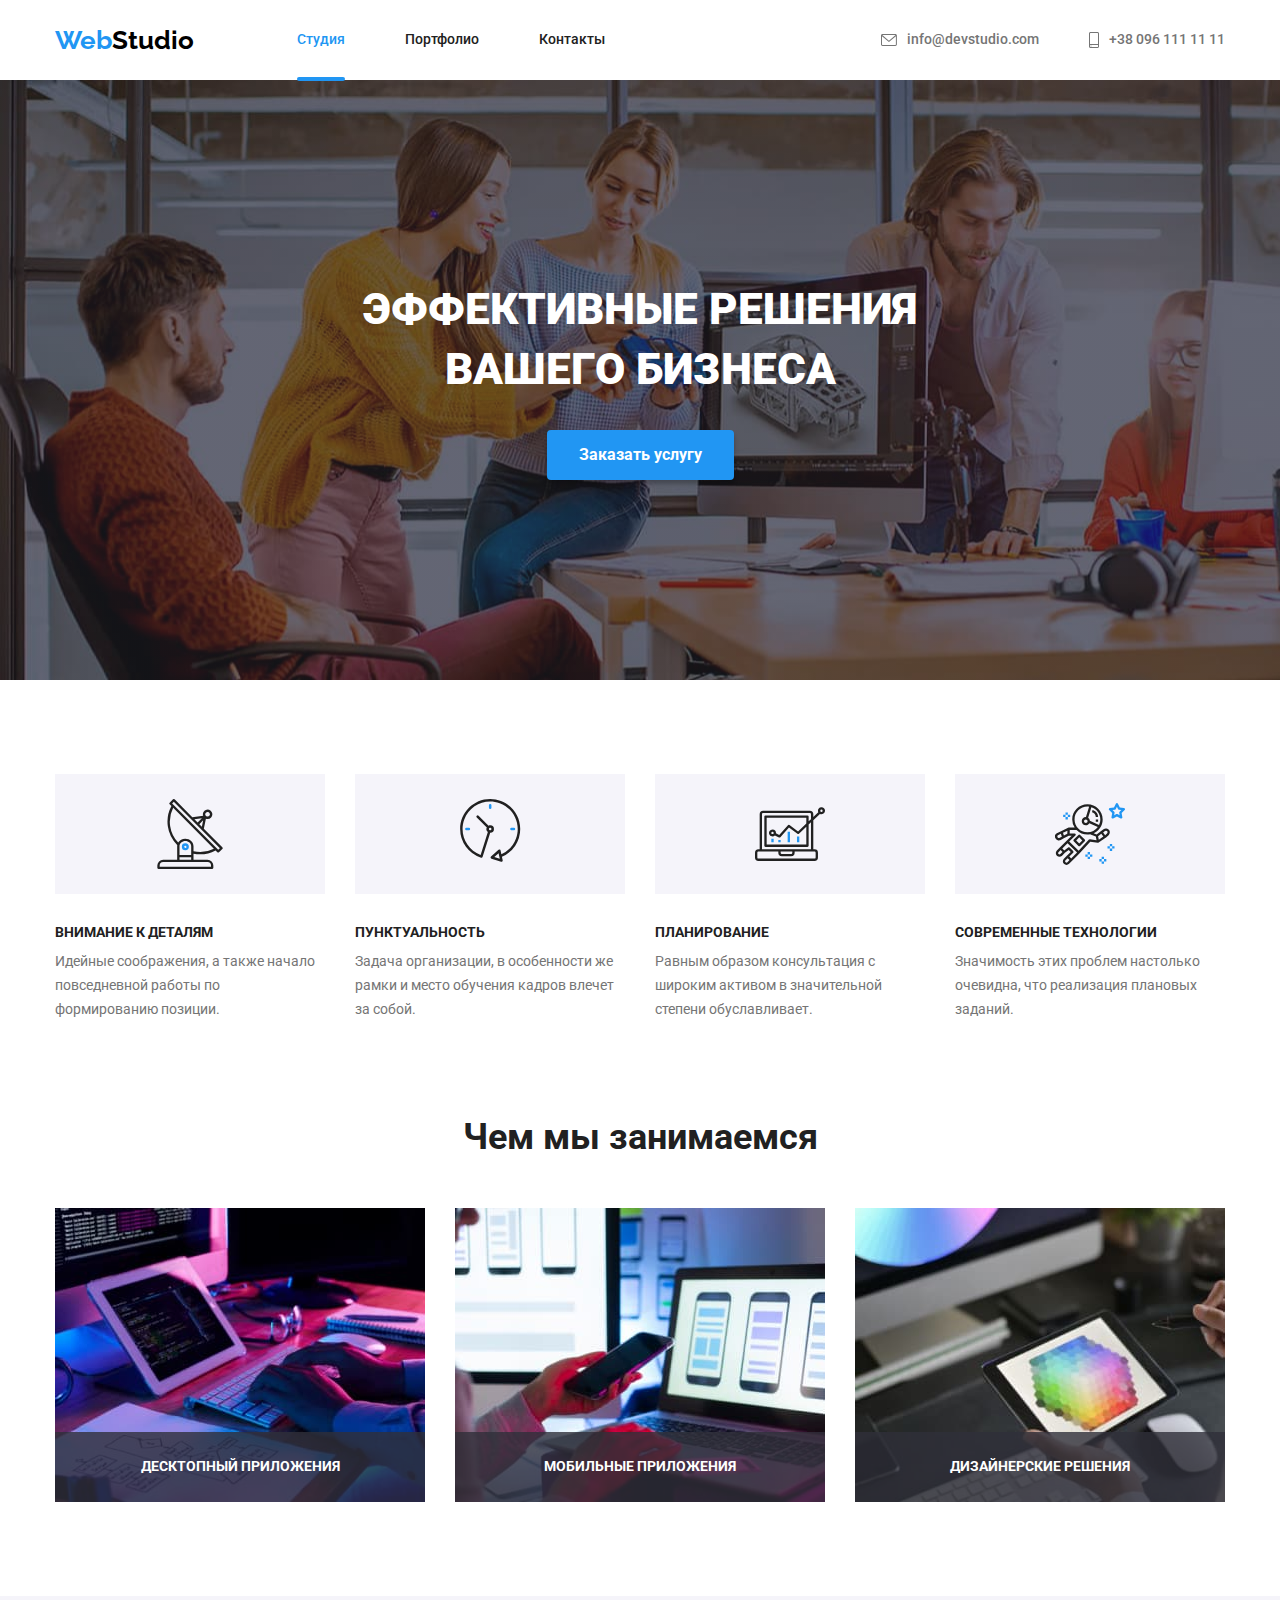
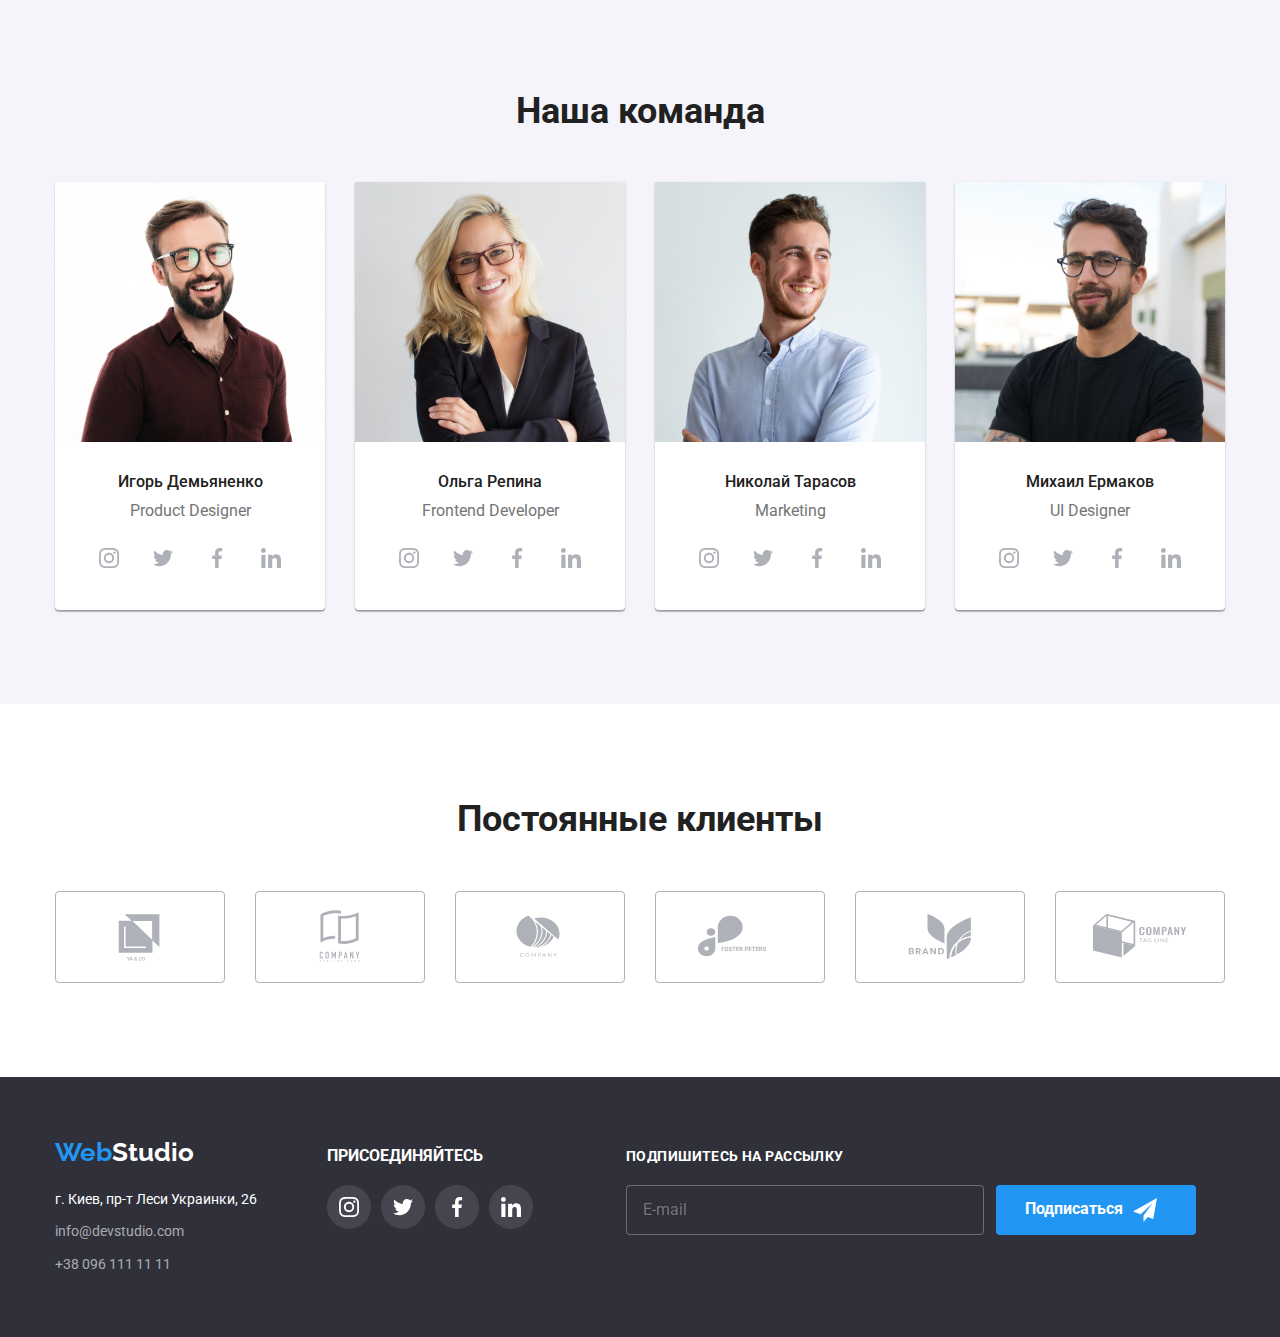
<file: index.html>
<!DOCTYPE html>
<html lang="ru">
  <head>
    <meta charset="UTF-8" />
    <meta http-equiv="X-UA-Compatible" content="IE=edge" />
    <meta name="viewport" content="width=device-width, initial-scale=1.0" />
    <title>My homework</title>
    <link
      href="https://fonts.googleapis.com/css2?family=Raleway:wght@700&family=Roboto:wght@400;500;700;900&display=swap"
      rel="stylesheet"
    />
    <link
      rel="stylesheet"
      href="https://cdnjs.cloudflare.com/ajax/libs/modern-normalize/1.1.0/modern-normalize.min.css"
    />
    <link rel="stylesheet" href="./css/main.css" />
    <link rel="preconnect" href="https://fonts.googleapis.com" />
    <link rel="prec.onnect" href="https://fonts.gstatic.com" crossorigin />
  </head>

  <body>
    <!--верхная линия-->
    <header class="page-header">
      <div class="container mane-nav">
        <nav class="menu">
          <a href="./index.html#index" class="logo-first">
            Web<span class="logo-second">Studio</span>
          </a>
          <ul class="site-nav">
            <li class="item">
              <a href="./index.html" class="menu-item current"> Студия </a>
            </li>
            <li class="item">
              <a href="./portfolio.html" class="menu-item"> Портфолио </a>
            </li>
            <li class="item">
              <a href="#footer" class="menu-item"> Контакты </a>
            </li>
          </ul>
        </nav>
        <div class="info">
          <ul class="auth-nav list">
            <li class="item">
              <a href="mailto:info@devstudio.com" class="auth-item">
                <svg class="icon-pic" width="16" height="12">
                  <use href="./images/sprite.svg#icon-envelope"></use>
                </svg>
                info@devstudio.com
              </a>
            </li>
            <li class="item">
              <a href="tel:+380961111111" class="auth-item">
                <svg class="icon-pic" width="10" height="16">
                  <use href="./images/sprite.svg#icon-smartphone"></use>
                </svg>
                +38 096 111 11 11
              </a>
            </li>
          </ul>
        </div>
      </div>
    </header>

    <!--основная информация страницы-->
    <main>
      <!--заказ услуг-->
      <section class="order" id="order">
        <div class="container">
          <h1 class="main-idea">ЭФФЕКТИВНЫЕ РЕШЕНИЯ ВАШЕГО БИЗНЕСА</h1>
          <button class="order-btn" data-modal-open>Заказать услугу</button>
        </div>
        <div class="backdrop is-hidden" data-modal>
          <div class="modal">
            <button class="button-close" data-modal-close>
              <svg class="pic-modal" width="11" height="11">
                <use href="./images/sprite.svg#icon-Vectorx"></use>
              </svg>
            </button>
            <form class="form">
              <p class="form-name">Оставьте свои данные, мы вам перезвоним</p>

              <div class="form-field">
                <label for="name" class="form-label">Имя</label>
                <div class="form-area">
                  <svg class="form-pic" width="18" height="18">
                    <use href="./images/sprite.svg#icon-person-modal"></use>
                  </svg>
                  <input type="text" class="form-input" name="name" id="name" />
                </div>
              </div>
              <div class="form-field">
                <label for="tel" class="form-label">Телефон</label>
                <div class="form-area">
                  <svg class="form-pic" width="18" height="18">
                    <use href="./images/sprite.svg#icon-phone-modal"></use>
                  </svg>
                  <input type="tel" class="form-input" name="tel" id="tel" />
                </div>
              </div>
              <div class="form-field">
                <label for="mail" class="form-label">Почта</label>
                <div class="form-area">
                  <svg class="form-pic" width="18" height="18">
                    <use href="./images/sprite.svg#icon-email-modal"></use>
                  </svg>
                  <input
                    type="email"
                    class="form-input"
                    name="mail"
                    id="mail"
                  />
                </div>
              </div>
              <div class="form-field">
                <label for="comment" class="form-label">Коментарии</label>
                <textarea
                  class="form-textarea"
                  name="comment"
                  id="comment"
                  placeholder="Введите текст"
                ></textarea>
              </div>

              <div class="checkbox-label">
                <label class="checkbox-main" for="policy">
                  <input
                    class="checkbox visually-hidden"
                    type="checkbox"
                    name="policy"
                    id="policy"
                  />
                  <span class="checkbox-icon"></span>
                  Соглашаюсь с рассылкой и принимаю
                  <a href="#" class="checkbox-link">Условия договора</a>
                </label>
              </div>

              <button type="submit" class="btn-submit">Отправить</button>
            </form>
          </div>
        </div>
      </section>

      <!--преимущества-->
      <section class="advantages">
        <div class="container">
          <ul class="advantages-list">
            <li class="card">
              <div class="advantages-icon-box">
                <svg class="pic-box" width="70" height="70">
                  <use href="./images/sprite.svg#icon-antenna"></use>
                </svg>
              </div>
              <h3 class="advantages-item">ВНИМАНИЕ К ДЕТАЛЯМ</h3>
              <p class="description-item">
                Идейные соображения, а также начало повседневной работы по
                формированию позиции.
              </p>
            </li>
            <li class="card">
              <div class="advantages-icon-box">
                <svg class="pic-box" width="70" height="70">
                  <use href="./images/sprite.svg#icon-clock"></use>
                </svg>
              </div>
              <h3 class="advantages-item">ПУНКТУАЛЬНОСТЬ</h3>
              <p class="description-item">
                Задача организации, в особенности же рамки и место обучения
                кадров влечет за собой.
              </p>
            </li>
            <li class="card">
              <div class="advantages-icon-box">
                <svg class="pic-box" width="70" height="70">
                  <use href="./images/sprite.svg#icon-diagram"></use>
                </svg>
              </div>
              <h3 class="advantages-item">ПЛАНИРОВАНИЕ</h3>
              <p class="description-item">
                Равным образом консультация с широким активом в значительной
                степени обуславливает.
              </p>
            </li>
            <li class="card">
              <div class="advantages-icon-box">
                <svg class="pic-box" width="70" height="70">
                  <use href="./images/sprite.svg#icon-astronaut"></use>
                </svg>
              </div>
              <h3 class="advantages-item">СОВРЕМЕННЫЕ ТЕХНОЛОГИИ</h3>
              <p class="description-item">
                Значимость этих проблем настолько очевидна, что реализация
                плановых заданий.
              </p>
            </li>
          </ul>
        </div>
      </section>

      <!--наши работы-->
      <section class="simple-work">
        <div class="container">
          <h2 class="works">Чем мы занимаемся</h2>

          <ul class="simple-foto">
            <li class="card-item">
              <div class="card-thumb">
                <img
                  src="images/box1.jpg"
                  alt="человек пишет код"
                  width="370"
                  height="294"
                />
                <div class="simple-overlay">
                  <h3 class="simle-text">ДЕСКТОПНЫЙ ПРИЛОЖЕНИЯ</h3>
                </div>
              </div>
            </li>

            <li class="card-item">
              <div class="card-thumb">
                <img
                  src="images/box2.jpg"
                  alt="ноутбук и телефон"
                  width="370"
                  height="294"
                />
                <div class="simple-overlay">
                  <h3 class="simle-text">МОБИЛЬНЫЕ ПРИЛОЖЕНИЯ</h3>
                </div>
              </div>
            </li>
            <li class="card-item">
              <div class="card-thumb">
                <img
                  src="images/box3.jpg"
                  alt="палитра цветов на планшете"
                  width="370"
                  height="294"
                />
                <div class="simple-overlay">
                  <h3 class="simle-text">ДИЗАЙНЕРСКИЕ РЕШЕНИЯ</h3>
                </div>
              </div>
            </li>
          </ul>
        </div>
      </section>

      <!--наша команда-->
      <section class="section-team">
        <div class="container">
          <h2 class="team">Наша команда</h2>

          <ul class="team-item">
            <li class="card-team">
              <img
                src="images/foto1.jpg"
                alt="парень в очках"
                width="270"
                height="260"
              />
              <div class="team-info">
                <h3 class="team-name">Игорь Демьяненко</h3>
                <p class="team-position">Product Designer</p>

                <ul class="social-item">
                  <li class="social-info">
                    <a href="#" class="social-link">
                      <svg class="pic-social" width="20" height="20">
                        <use href="./images/sprite.svg#icon-instagram"></use>
                      </svg>
                    </a>
                  </li>
                  <li class="social-info">
                    <a href="#" class="social-link">
                      <svg class="pic-social" width="20" height="20">
                        <use href="./images/sprite.svg#icon-twitter"></use>
                      </svg>
                    </a>
                  </li>
                  <li class="social-info">
                    <a href="#" class="social-link">
                      <svg class="pic-social" width="20" height="20">
                        <use href="./images/sprite.svg#icon-facebook"></use>
                      </svg>
                    </a>
                  </li>
                  <li class="social-info">
                    <a href="#" class="social-link">
                      <svg class="pic-social" width="20" height="20">
                        <use href="./images/sprite.svg#icon-linkedin"></use>
                      </svg>
                    </a>
                  </li>
                </ul>
              </div>
            </li>
            <li class="card-team">
              <img
                src="images/foto2.jpg"
                alt="девушка в очках"
                width="270"
                height="260"
              />
              <div class="team-info">
                <h3 class="team-name">Ольга Репина</h3>
                <p class="team-position">Frontend Developer</p>
                <ul class="social-item">
                  <li class="social-info">
                    <a href="#" class="social-link">
                      <svg class="pic-social" width="20" height="20">
                        <use href="./images/sprite.svg#icon-instagram"></use>
                      </svg>
                    </a>
                  </li>
                  <li class="social-info">
                    <a href="#" class="social-link">
                      <svg class="pic-social" width="20" height="20">
                        <use href="./images/sprite.svg#icon-twitter"></use>
                      </svg>
                    </a>
                  </li>
                  <li class="social-info">
                    <a href="#" class="social-link">
                      <svg class="pic-social" width="20" height="20">
                        <use href="./images/sprite.svg#icon-facebook"></use>
                      </svg>
                    </a>
                  </li>
                  <li class="social-info">
                    <a href="#" class="social-link">
                      <svg class="pic-social" width="20" height="20">
                        <use href="./images/sprite.svg#icon-linkedin"></use>
                      </svg>
                    </a>
                  </li>
                </ul>
              </div>
            </li>

            <li class="card-team">
              <img
                src="images/foto3.jpg"
                alt="молодой парень улыбается"
                width="270"
                height="260"
              />
              <div class="team-info">
                <h3 class="team-name">Николай Тарасов</h3>
                <p class="team-position">Marketing</p>
                <ul class="social-item">
                  <li class="social-info">
                    <a href="#" class="social-link">
                      <svg class="pic-social" width="20" height="20">
                        <use href="./images/sprite.svg#icon-instagram"></use>
                      </svg>
                    </a>
                  </li>
                  <li class="social-info">
                    <a href="#" class="social-link">
                      <svg class="pic-social" width="20" height="20">
                        <use href="./images/sprite.svg#icon-twitter"></use>
                      </svg>
                    </a>
                  </li>
                  <li class="social-info">
                    <a href="#" class="social-link">
                      <svg class="pic-social" width="20" height="20">
                        <use href="./images/sprite.svg#icon-facebook"></use>
                      </svg>
                    </a>
                  </li>
                  <li class="social-info">
                    <a href="#" class="social-link">
                      <svg class="pic-social" width="20" height="20">
                        <use href="./images/sprite.svg#icon-linkedin"></use>
                      </svg>
                    </a>
                  </li>
                </ul>
              </div>
            </li>
            <li class="card-team">
              <img
                src="images/foto4.jpg"
                alt="парень в черной футболке"
                width="270"
                height="260"
              />
              <div class="team-info">
                <h3 class="team-name">Михаил Ермаков</h3>
                <p class="team-position">UI Designer</p>
                <ul class="social-item">
                  <li class="social-info">
                    <a href="#" class="social-link">
                      <svg class="pic-social" width="20" height="20">
                        <use href="./images/sprite.svg#icon-instagram"></use>
                      </svg>
                    </a>
                  </li>
                  <li class="social-info">
                    <a href="#" class="social-link">
                      <svg class="pic-social" width="20" height="20">
                        <use href="./images/sprite.svg#icon-twitter"></use>
                      </svg>
                    </a>
                  </li>
                  <li class="social-info">
                    <a href="#" class="social-link">
                      <svg class="pic-social" width="20" height="20">
                        <use href="./images/sprite.svg#icon-facebook"></use>
                      </svg>
                    </a>
                  </li>
                  <li class="social-info">
                    <a href="#" class="social-link">
                      <svg class="pic-social" width="20" height="20">
                        <use href="./images/sprite.svg#icon-linkedin"></use>
                      </svg>
                    </a>
                  </li>
                </ul>
              </div>
            </li>
          </ul>
        </div>
      </section>

      <!--наши клиенты-->
      <section class="section-clients">
        <div class="container">
          <h2 class="item-clients">Постоянные клиенты</h2>
          <ul class="clients-list">
            <li class="clients-info">
              <a href="#" class="clients-link">
                <svg class="pic-box" width="106" height="60">
                  <use href="./images/sprite.svg#icon-Logo1"></use>
                </svg>
              </a>
            </li>
            <li class="clients-info">
              <a href="#" class="clients-link">
                <svg class="pic-box" width="106" height="60">
                  <use href="./images/sprite.svg#icon-Logo2"></use>
                </svg>
              </a>
            </li>
            <li class="clients-info">
              <a href="#" class="clients-link">
                <svg class="pic-box" width="106" height="60">
                  <use href="./images/sprite.svg#icon-Logo3"></use>
                </svg>
              </a>
            </li>
            <li class="clients-info">
              <a href="#" class="clients-link">
                <svg class="pic-box" width="106" height="60">
                  <use href="./images/sprite.svg#icon-Logo4"></use>
                </svg>
              </a>
            </li>
            <li class="clients-info">
              <a href="#" class="clients-link">
                <svg class="pic-box" width="106" height="60">
                  <use href="./images/sprite.svg#icon-Logo5"></use>
                </svg>
              </a>
            </li>
            <li class="clients-info">
              <a href="#" class="clients-link">
                <svg class="pic-box" width="106" height="60">
                  <use href="./images/sprite.svg#icon-Logo6"></use>
                </svg>
              </a>
            </li>
          </ul>
        </div>
      </section>
    </main>

    <!--контактная информация-->
    <footer class="footer" id="footer">
      <div class="footer-container">
        <div>
          <a href="./index.html" class="logo-first">
            Web<span class="logo-second-fotter">Studio</span>
          </a>

          <address class="contact">
            г. Киев, пр-т Леси Украинки, 26
            <ul class="auth-footer list">
              <li class="title-contact">
                <a href="mailto:info@devstudio.com" class="footer-item">
                  info@devstudio.com
                </a>
              </li>
              <li class="title-contact">
                <a href="+380961111111" class="footer-item">
                  +38 096 111 11 11
                </a>
              </li>
            </ul>
          </address>
        </div>

        <div class="join">
          <h3 class="join-text">ПРИСОЕДИНЯЙТЕСЬ</h3>
          <ul class="join-item">
            <li class="join-info">
              <a href="#" class="join-link">
                <svg class="pic-join" width="20" height="20">
                  <use href="./images/sprite.svg#icon-instagram"></use>
                </svg>
              </a>
            </li>
            <li class="join-info">
              <a href="#" class="join-link">
                <svg class="pic-join" width="20" height="20">
                  <use href="./images/sprite.svg#icon-twitter"></use>
                </svg>
              </a>
            </li>
            <li class="join-info">
              <a href="#" class="join-link">
                <svg class="pic-join" width="20" height="20">
                  <use href="./images/sprite.svg#icon-facebook"></use>
                </svg>
              </a>
            </li>
            <li class="join-info">
              <a href="#" class="join-link">
                <svg class="pic-join" width="20" height="20">
                  <use href="./images/sprite.svg#icon-linkedin"></use>
                </svg>
              </a>
            </li>
          </ul>
        </div>
        <form class="footer-mailing">
          <div class="footer-form">
            <label for="mailing" class="footer-label"
              >ПОДПИШИТЕСЬ НА РАССЫЛКУ
            </label>
            <input
              type="email"
              class="footer-textarea"
              name="mailing"
              id="mailing"
              placeholder="E-mail"
            />
          </div>

          <button type="submit" class="subscribe-btn">
            <span class="subscribe-text">Подписаться</span>
            <svg class="subscribe-icon" width="24" height="24">
              <use href="./images/sprite.svg#icon-send-fly"></use>
            </svg>
          </button>
        </form>
      </div>
    </footer>
    <script src="./js/modal.js"></script>
  </body>
</html>
</file>
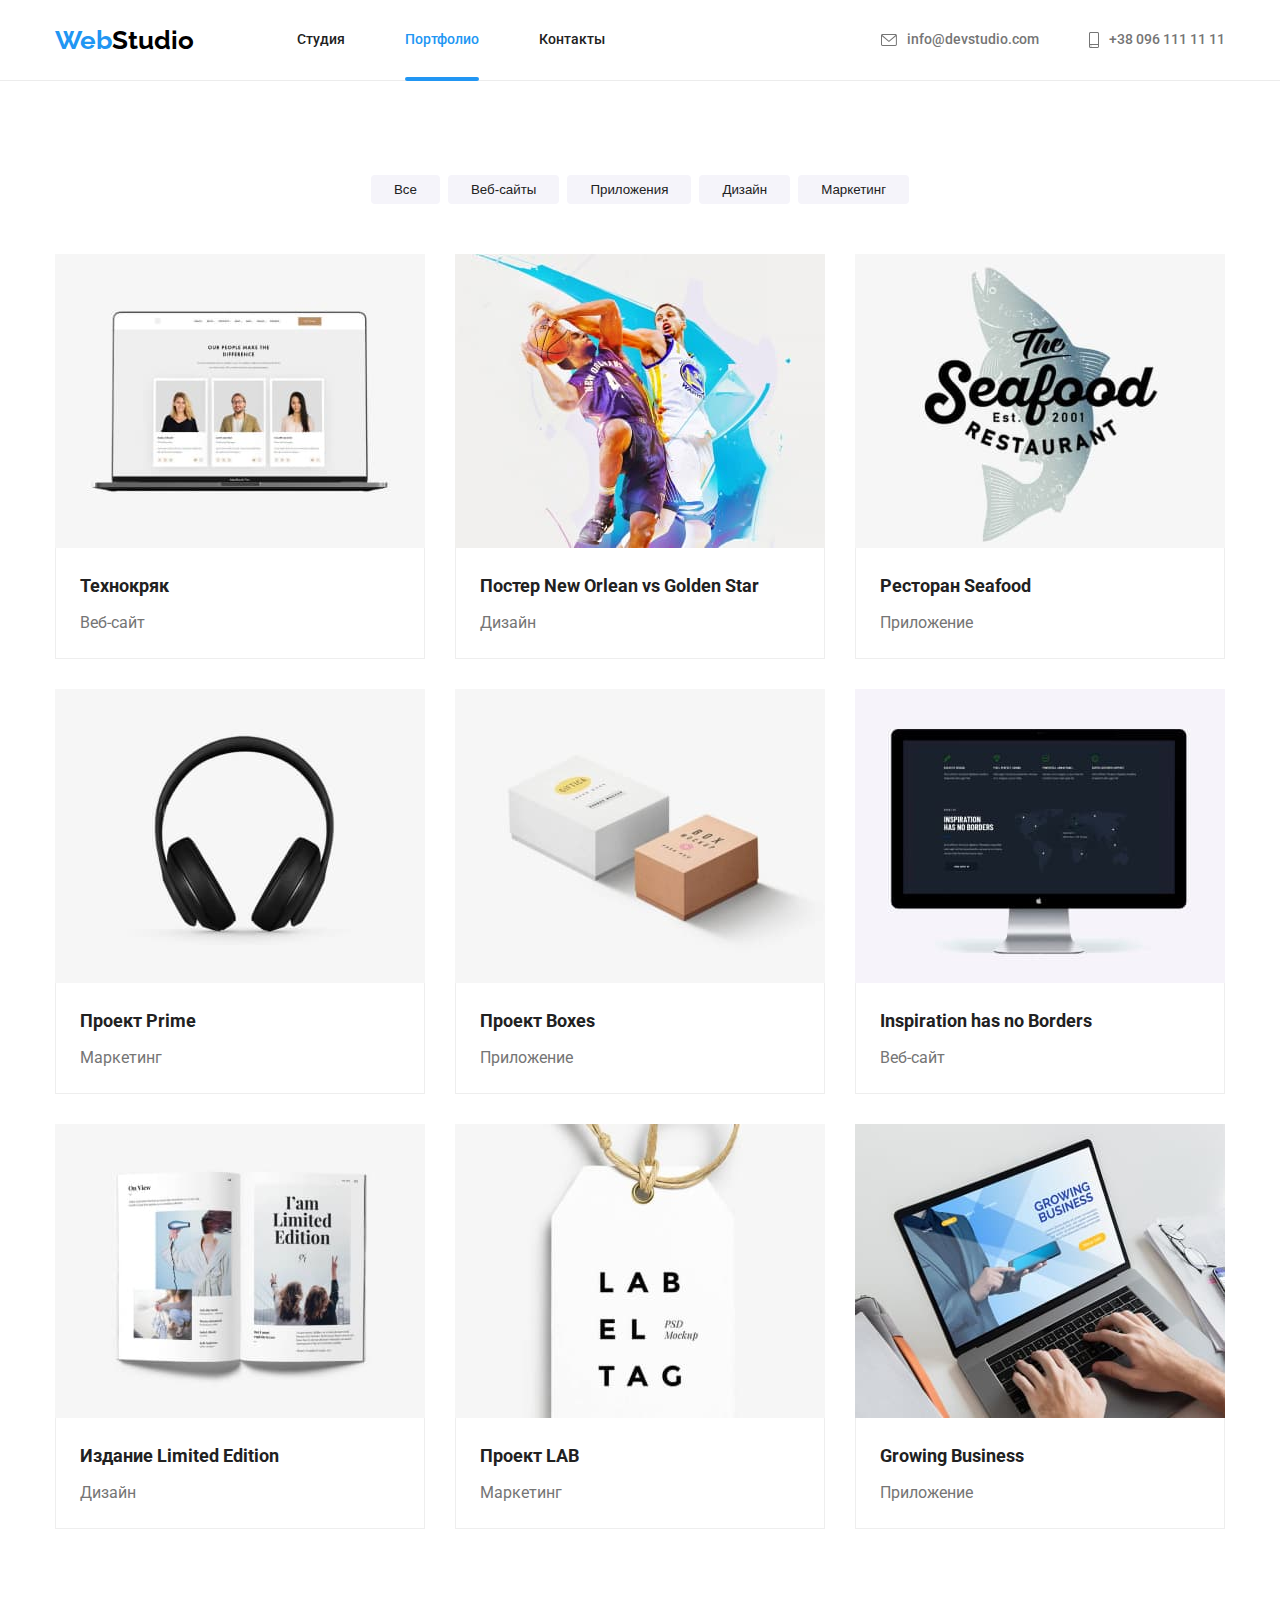
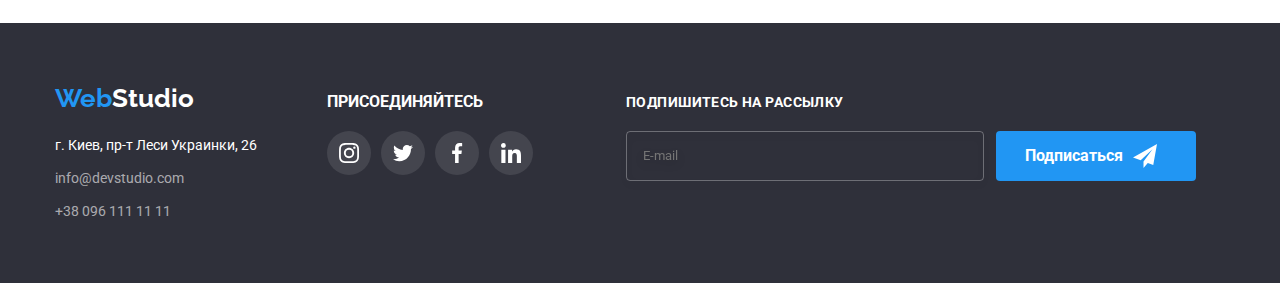
<file: portfolio.html>
<!DOCTYPE html>
<html lang="ru">
  <head>
    <meta charset="UTF-8" />
    <meta http-equiv="X-UA-Compatible" content="IE=edge" />
    <meta name="viewport" content="width=device-width, initial-scale=1.0" />
    <title>My homework</title>
    <link
      href="https://fonts.googleapis.com/css2?family=Raleway:wght@700&family=Roboto:wght@400;500;700;900&display=swap"
      rel="stylesheet"
    />
    <link rel="stylesheet" href="./css/main.css" />
    <link rel="preconnect" href="https://fonts.googleapis.com" />
    <link rel="preconnect" href="https://fonts.gstatic.com" crossorigin />
  </head>

  <body>
    <!--верхная линия-->
    <header class="page-header portfolio">
      <div class="container mane-nav">
        <nav class="menu">
          <a href="./index.html#index" class="logo-first">
            Web<span class="logo-second">Studio</span>
          </a>
          <ul class="site-nav">
            <li class="item">
              <a href="./index.html" class="menu-item"> Студия </a>
            </li>
            <li class="item">
              <a href="./portfolio.html" class="menu-item current">
                Портфолио
              </a>
            </li>
            <li class="item">
              <a href="#footer" class="menu-item"> Контакты </a>
            </li>
          </ul>
        </nav>
        <div class="info">
          <ul class="auth-nav list">
            <li class="item">
              <a href="mailto:info@devstudio.com" class="auth-item">
                <svg class="icon-pic" width="16" height="12">
                  <use href="./images/sprite.svg#icon-envelope"></use>
                </svg>
                info@devstudio.com
              </a>
            </li>
            <li class="item">
              <a href="tel:+380961111111" class="auth-item smart">
                <svg class="icon-pic" width="10" height="16">
                  <use href="./images/sprite.svg#icon-smartphone"></use>
                </svg>
                +38 096 111 11 11
              </a>
            </li>
          </ul>
        </div>
      </div>
    </header>

    <!--основная информация страницы 2-->
    <main>
      <!--портфолио-->
      <section class="section-portfolio">
        <div class="container">
          <ul class="portfolio-button">
            <li class="search-button">
              <button class="button">Все</button>
            </li>
            <li class="search-button">
              <button class="button">Веб-сайты</button>
            </li>
            <li class="search-button">
              <button class="button">Приложения</button>
            </li>
            <li class="search-button">
              <button class="button">Дизайн</button>
            </li>
            <li class="search-button">
              <button class="button">Маркетинг</button>
            </li>
          </ul>

          <ul class="product-item">
            <li class="mane-page">
              <a href="#" class="link-page">
                <div class="page-thumb">
                  <img
                    src="./images2/img1.jpg"
                    alt="ноутбук с фото на экране"
                    width="370"
                    height="294"
                  />
                  <div class="product-overlay">
                    <p class="product-text">
                      Технокряк это современная площадка распространения
                      коронавируса. Компании используют эту платформу для
                      цифрового шпионажа и атак на защищённые сервера
                      конкурентов.
                    </p>
                  </div>
                </div>
                <div class="page-content">
                  <h2 class="opportunity">Технокряк</h2>
                  <p class="product">Веб-сайт</p>
                </div>
              </a>
            </li>
            <li class="mane-page">
              <a href="#" class="link-page">
                <div class="page-thumb">
                  <img
                    src="./images2/img2.jpg"
                    alt="два баскетболиста"
                    width="370"
                    height="294"
                  />
                  <div class="product-overlay">
                    <p class="product-text">
                      Технокряк это современная площадка распространения
                      коронавируса. Компании используют эту платформу для
                      цифрового шпионажа и атак на защищённые сервера
                      конкурентов.
                    </p>
                  </div>
                </div>
                <div class="page-content">
                  <h2 class="opportunity">Постер New Orlean vs Golden Star</h2>
                  <p class="product">Дизайн</p>
                </div>
              </a>
            </li>
            <li class="mane-page">
              <a href="#" class="link-page">
                <div class="page-thumb">
                  <img
                    src="./images2/img3.jpg"
                    alt="рыба"
                    width="370"
                    height="294"
                  />
                  <div class="product-overlay">
                    <p class="product-text">
                      Технокряк это современная площадка распространения
                      коронавируса. Компании используют эту платформу для
                      цифрового шпионажа и атак на защищённые сервера
                      конкурентов.
                    </p>
                  </div>
                </div>
                <div class="page-content">
                  <h2 class="opportunity">Ресторан Seafood</h2>
                  <p class="product">Приложение</p>
                </div>
              </a>
            </li>
            <li class="mane-page">
              <a href="" class="link-page">
                <div class="page-thumb">
                  <img
                    src="./images2/img4.jpg"
                    alt="наушники"
                    width="370"
                    height="294"
                  />
                  <div class="product-overlay">
                    <p class="product-text">
                      Технокряк это современная площадка распространения
                      коронавируса. Компании используют эту платформу для
                      цифрового шпионажа и атак на защищённые сервера
                      конкурентов.
                    </p>
                  </div>
                </div>
                <div class="page-content">
                  <h2 class="opportunity">Проект Prime</h2>
                  <p class="product">Маркетинг</p>
                </div>
              </a>
            </li>
            <li class="mane-page">
              <a href="#" class="link-page">
                <div class="page-thumb">
                  <img
                    src="./images2/img5.jpg"
                    alt="две коробки"
                    width="370"
                    height="294"
                  />
                  <div class="product-overlay">
                    <p class="product-text">
                      Технокряк это современная площадка распространения
                      коронавируса. Компании используют эту платформу для
                      цифрового шпионажа и атак на защищённые сервера
                      конкурентов.
                    </p>
                  </div>
                </div>
                <div class="page-content">
                  <h2 class="opportunity">Проект Boxes</h2>
                  <p class="product">Приложение</p>
                </div>
              </a>
            </li>
            <li class="mane-page">
              <a href="#" class="link-page">
                <div class="page-thumb">
                  <img
                    src="./images2/img6.jpg"
                    alt="монитор"
                    width="370"
                    height="294"
                  />
                  <div class="product-overlay">
                    <p class="product-text">
                      Технокряк это современная площадка распространения
                      коронавируса. Компании используют эту платформу для
                      цифрового шпионажа и атак на защищённые сервера
                      конкурентов.
                    </p>
                  </div>
                </div>
                <div class="page-content">
                  <h2 class="opportunity">Inspiration has no Borders</h2>
                  <p class="product">Веб-сайт</p>
                </div>
              </a>
            </li>
            <li class="mane-page">
              <a href="#" class="link-page">
                <div class="page-thumb">
                  <img
                    src="./images2/img7.jpg"
                    alt="разворот журнала"
                    width="370"
                    height="294"
                  />
                  <div class="product-overlay">
                    <p class="product-text">
                      Технокряк это современная площадка распространения
                      коронавируса. Компании используют эту платформу для
                      цифрового шпионажа и атак на защищённые сервера
                      конкурентов.
                    </p>
                  </div>
                </div>
                <div class="page-content">
                  <h2 class="opportunity">Издание Limited Edition</h2>
                  <p class="product">Дизайн</p>
                </div>
              </a>
            </li>
            <li class="mane-page">
              <a href="#" class="link-page">
                <div class="page-thumb">
                  <img
                    src="./images2/img8.jpg"
                    alt="бирка для одежды"
                    width="370"
                    height="294"
                  />
                  <div class="product-overlay">
                    <p class="product-text">
                      Технокряк это современная площадка распространения
                      коронавируса. Компании используют эту платформу для
                      цифрового шпионажа и атак на защищённые сервера
                      конкурентов.
                    </p>
                  </div>
                </div>
                <div class="page-content">
                  <h2 class="opportunity">Проект LAB</h2>
                  <p class="product">Маркетинг</p>
                </div>
              </a>
            </li>
            <li class="mane-page">
              <a href="#" class="link-page">
                <div class="page-thumb">
                  <img
                    src="./images2/img9.jpg"
                    alt="человек работает на нутбуке"
                    width="370"
                    height="294"
                  />
                  <div class="product-overlay">
                    <p class="product-text">
                      Технокряк это современная площадка распространения
                      коронавируса. Компании используют эту платформу для
                      цифрового шпионажа и атак на защищённые сервера
                      конкурентов.
                    </p>
                  </div>
                </div>
                <div class="page-content">
                  <h2 class="opportunity">Growing Business</h2>
                  <p class="product">Приложение</p>
                </div>
              </a>
            </li>
          </ul>
        </div>
      </section>
    </main>

    <!--контактная информация-->
    <footer class="footer" id="footer">
      <div class="footer-container">
        <div>
          <a href="./index.html" class="logo-first">
            Web<span class="logo-second-fotter">Studio</span>
          </a>

          <address class="contact">
            г. Киев, пр-т Леси Украинки, 26
            <ul class="auth-footer list">
              <li class="title-contact">
                <a href="mailto:info@devstudio.com" class="footer-item">
                  info@devstudio.com
                </a>
              </li>
              <li class="title-contact">
                <a href="+380961111111" class="footer-item">
                  +38 096 111 11 11
                </a>
              </li>
            </ul>
          </address>
        </div>

        <div class="join">
          <h3 class="join-text">ПРИСОЕДИНЯЙТЕСЬ</h3>
          <ul class="join-item">
            <li class="join-info">
              <a href="#" class="join-link">
                <svg class="pic-join" width="20" height="20">
                  <use href="./images/sprite.svg#icon-instagram"></use>
                </svg>
              </a>
            </li>
            <li class="join-info">
              <a href="#" class="join-link">
                <svg class="pic-join" width="20" height="20">
                  <use href="./images/sprite.svg#icon-twitter"></use>
                </svg>
              </a>
            </li>
            <li class="join-info">
              <a href="#" class="join-link">
                <svg class="pic-join" width="20" height="20">
                  <use href="./images/sprite.svg#icon-facebook"></use>
                </svg>
              </a>
            </li>
            <li class="join-info">
              <a href="#" class="join-link">
                <svg class="pic-join" width="20" height="20">
                  <use href="./images/sprite.svg#icon-linkedin"></use>
                </svg>
              </a>
            </li>
          </ul>
        </div>
        <form class="footer-mailing">
          <div class="footer-form">
            <label for="mailing" class="footer-label">
              ПОДПИШИТЕСЬ НА РАССЫЛКУ
            </label>
            <input
              type="email"
              class="footer-textarea"
              name="mailing"
              id="mailing"
              placeholder="E-mail"
            />
          </div>

          <button type="submit" class="subscribe-btn">
            <span class="subscribe-text">Подписаться</span>
            <svg class="subscribe-icon" width="24" height="24">
              <use href="./images/sprite.svg#icon-send-fly"></use>
            </svg>
          </button>
        </form>
      </div>
    </footer>
    <script src="./js/modal.js"></script>
  </body>
</html>
</file>
<file: css/main.css>
/* цвет основного текста #212121 */
/* вторичный цвет текста #757575 */
/* цвет лого и кнопок #2196F3 */

/* основной цвет фона #FFFFFF  */
/* вторичныйцвет фона #2F303A */
/* дополнительный цвет фона #F5F4FA */

html {
box-sizing: border-box;
}

*,
*::before,
*::after {
  box-sizing: inherit;
}

body {
  font-family: "Roboto", sans-serif;
  font-style: normal;
  font-weight: 400;
  color: var(--primary-text-color);
  margin: 0 auto;
  background-position: center;
}

:root {
  --primary-text-color: #212121;
  --title-text-color: #757575;
  --accent-color: #2196f3;
  --white: #ffffff;
  --second-background-color: #2f303a;
  --additional-background-color: #f5f4fa;
}

ul {
  list-style: none;
  padding-inline-start: 0;
  margin: 0;
}

a {
  text-decoration: none;
}

.list {
  list-style: none; 
}

img {
  display: block;
  max-width: 100%;
  height: auto;
  
}


cursor: pointer;
cursor: auto;

/*header*/

header {
  background-color: var(--white);
}



.page-header {
  background-color: var(--white);
}


.container {
  margin: 0 auto;
  padding: 0 15px;
  width: 1200px;
  background-color: var(--white);
 
}

.mane-nav {
  display: flex;
  align-items: center;
}

.menu {
  display: flex;
  align-items: center;
}

.logo-first {
  color: var(--accent-color);
  text-decoration: none;
  font-family: "Raleway", sans-serif;
  font-style: normal;
  font-weight: 700;
  font-size: 26px;
  line-height: 1.19;
}

.logo-second {
  color: #000000;
  text-decoration: none;
  font-family: "Raleway", sans-serif;
  font-style: normal;
  font-weight: 700;
  font-size: 26px;
  line-height: 1.19;
}

.site-nav {
  display: flex;
  margin-left: 93px;
}

.menu-item:hover,
.menu-item:focus {
  color: var(--accent-color);
}

.menu-item {
  color: var(--primary-text-color);
  font-weight: 500;
  font-size: 14px;
  line-height: 1.1;
  text-decoration: none;
  display: block;
  padding: 32px 0;
  margin-left: 10px;

  transition: color 250ms cubic-bezier(0.4, 0, 0.2, 1);

  position: relative;
}

.current::after {
  content: '';

  position: absolute;
 

  display: block;
  width: 100%;
  height: 4px;
  border-radius: 2px;
  background-color: var(--accent-color);
  
  bottom: -1px;
}

.current {
  color: var(--accent-color);
}

.auth-nav {
  display: flex;
  margin-left: auto;
  align-items: stretch;
}

.item:not(:last-child) {
  margin-right: 50px;
}

.auth-nav .auth-item:hover,
.auth-nav .auth-item:focus {
  color: var(--accent-color);
}

.auth-item {
  color: var(--title-text-color);
  font-style: normal;
  font-weight: 500;
  font-size: 14px;
  line-height: 1.14;
  padding: 32px 0;

  transition: color 250ms cubic-bezier(0.4, 0, 0.2, 1);
  display: flex;
  align-items: center;
}

.icon-pic {
  margin-right: 10px;
  background-size: cover;
  fill: currentColor;
}


.item:hover,
.item:focus {
  fill: var(--accent-color)
}


.info {
  margin-left: auto;
}

/*main contant*/

/*section order*/

.order {
 background-image: linear-gradient(
  to right,
  rgba(47, 48, 58, 0.4),
  rgba(47, 48, 58, 0.4)
) ,
url(../images/Imghero.jpg);
  text-align: center;
  padding: 200px 0;
  
  max-width: 1600px;
  margin: 0 auto;
  background-repeat: no-repeat;
  background-color: var(--second-background-color);
  
  background-size: cover;
}

.order > .container {
  background-color: transparent;
}

.main-idea {
  max-width: 696px;
  margin: 0 auto 30px;
  color: var(--white);
  font-weight: 900;
  font-size: 44px;
  line-height: 1.36;
  text-transform: uppercase;
  
}

.order-btn:hover,
.order-btn:focus {
  background-color: #188ce8;
  box-shadow: 0px 4px 4px rgba(0, 0, 0, 0.15);
}

.order-btn {
  color: var(--white);
  background-color: var(--accent-color);
  font-style: bold;
  font-weight: 700;
  font-size: 16px;
  line-height: 1.87;
  padding: 10px 32px;
  box-shadow: 0px 4px 4px rgba(0, 0, 0, 0.25) ;
  border-radius: 4px;
  border: none;
  text-align: center;
  transition: background-color 250ms cubic-bezier(0.4, 0, 0.2, 1);
}

.backdrop {
 position: fixed;
 top: 0;
 left: 0;
 width: 100%;
 height: 100%;
 background-color: rgba(0, 0, 0, 0.25) ;
 opacity: 1;

 transition: transform 250ms cubic-bezier(0.4, 0, 0.2, 1),
  opacity 250ms cubic-bezier(0.4, 0, 0.2, 1) ;

 z-index: 2;
}

.backdrop.is-hidden {
opacity: 0;
pointer-events: none;
}

.backdrop.is-hidden.modal {
 
  transform: translate(-50%, -50%) scale(0.9) ;
}

.modal {
  position: absolute;
  overflow: visible;
  top: 50%;
  left: 50%; 
  transform: translate(-50%, -50%) scale(1) ;
  
  
  min-width: 528px;
  min-height: 581px;
  background-color: var(--white);
   outline:none;

}

.button-close {
  position: absolute;
  top: 7px;
  right: 8px;
  display: flex;
  align-items: center;
  justify-content: center;
  width: 30px;
  height: 30px;
  
  border : 1px solid rgba(0, 0, 0, 0.1); ;
  border-radius: 50%;
  background-color: var(--white);
  transition: fill 2500ms cubic-bezier(0.4, 0, 0.2, 1);
  
}
.pic-modal {
  fill: rgba(0, 0, 0, 1);
  transition: fill 250ms cubic-bezier(0.4, 0, 0.2, 1);
}

.button-close:hover .pic-modal,
.button-close:focus .pic-modal {
  fill: var(--accent-color)
}

.modal-info {
  
  position: relative;
  margin-bottom: 20px;
}

.form-name {
  padding-top: 40px;
  margin: 0;
  margin-bottom: 14px;

  font-weight: 700;
  font-size: 20px;
  line-height: 1.15;
  color: var(--primary-text-color);
}

.form-field:not(:first-of-type) {
  margin-top: 10px;
}

.form-field {
  display: flex;
  flex-direction: column;
  position: relative;
  padding-left: 41px;
  padding-right: 39px;
}

.form-area {
  transition: fill 250ms cubic-bezier(0.4, 0, 0.2, 1);
}

.form-area:hover ,
.form-area:focus {
  fill: var(--accent-color);
}

.form-input{
  width: 100%;
  padding: 12px 12px 12px 42px;
  font-size: 12px;
  line-height: 1.17;
  color: var(--primary-text-color);
  outline: none;
  
  border: 1px solid rgba(33, 33, 33, 0.2);
  border-radius: 4px;

  transition: border 250ms cubic-bezier(0.4, 0, 0.2, 1);
}

.form-input:hover ,
.form-input:focus {
  border: 1px solid var(--accent-color);
}

.form-area:focus-within .form-pic {
  fill: var(--accent-color)
}

.form-pic:hover + .form-input ,
.form-pic:focus + .form-input {
  border: 1px solid var(--accent-color);
  
}


.form-label {
  font-size: 12px;
  line-height: 1.17;
  color: var(--title-text-color);
  margin-right: auto;
  margin-bottom: 4px;
}

.form-pic {
  position: absolute;
  top: 50%;
  left: 53px;
}

.form-textarea {
  width: 448px;
  height: 120px;
  padding: 12px 16px;
  resize: none;
  outline: none;
  border: 1px solid rgba(33, 33, 33, 0.2);
  border-radius: 4px;
  transition: border 250ms cubic-bezier(0.4, 0, 0.2, 1);
}

.form-textarea:hover ,
.form-textarea:focus {
  border: 1px solid var(--accent-color);
}

.checkbox-label {
  display: flex;
  justify-content: center;
  margin-top: 18px;
  margin-bottom: 32px;
  font-size: 14px;
  line-height: 1.71;
  letter-spacing: 0.03em;
  color: var(--title-text-color);
}

.checkbox-main .visually-hidden {
  position: absolute;
  width: 1px;
  height: 1px;
  margin: -1px;
  border: 0;
  padding: 0;
  clip: rect(0 0 0 0);
  overflow: hidden;
  transition:  2500ms cubic-bezier(0.4, 0, 0.2, 1);
}

.checkbox {
  display: inline-block;
}

.checkbox:checked + .checkbox-icon {
  
  border-color: transparent;
  background-image: url('../images/checkwhite.svg');
  background-color: var(--accent-color);
  background-size: contain;
  background-origin: content-box;
  background-repeat: no-repeat;
  padding-top: 1px;
  transition: background-color 250ms cubic-bezier(0.4, 0, 0.2, 1);
  


}
.checkbox-icon {
  display: inline-block;
  margin-right: 7px;
  background-color: var(--white);
  width: 15px;
  height: 15px;
  border: 2px solid var(--primary-text-color);
  border-radius: 4px;
  transition: background-color 250ms cubic-bezier(0.4, 0, 0.2, 1);
  

}
  

.checkbox-link {
  color: var(--accent-color);
  font-family: inherit;
  text-decoration: underline;
  
}

.btn-submit {
  font-weight: 700;
  font-size: 16px;
  line-height: 1.87;
  color: var(--white);
  background-color: var(--accent-color);
  box-shadow: 0px 4px 4px rgba(0, 0, 0, 0.15);
  border-radius: 4px;
  border: none;
  padding: 10px 55px;
  margin-bottom: 40px;
  transition:  250ms cubic-bezier(0.4, 0, 0.2, 1);
}

.btn-submit:hover ,
.btn-submit:focus {
  background-color: #188CE8;
  filter: drop-shadow(0px 4px 4px rgba(0, 0, 0, 0.25));
}


/* section advantages*/

.advantages {
  background-color: var(--white));
  list-style: none;
  padding-top: 94px;
}

.advantages-list {
  margin: 0;
  display: flex;
}

  .card {
  width: 270px;
 
  }

.advantages-icon-box {
  width: 270px;
  height: 120px;
  background-color: var(--additional-background-color);
  margin-bottom: 30px;
  display: flex;
  align-items: center;
  justify-content: center;
}

.advantages-list .card:not(:last-child) {
  margin-right: 30px;
}

.advantages-item {
  font-weight: 700;
  font-size: 14px;
  line-height: 1.2;
  margin: 0;
  margin-bottom: 10px;
}

.description-item {
  color: var(--title-text-color);
  font-size: 14px;
  line-height: 1.71;
  margin: 0;
  padding: 0;
}

/*our works and team*/

.simple-work {
  padding-top: 94px;
  padding-bottom: 94px;
}


.works,
.team {
  font-weight: 700;
  font-size: 36px;
  line-height: 1.17;
  text-align: center;
  margin: 0;
  padding-top: 0;
  margin-bottom: 50px;
}

.card-thumb {
  position: relative;
  z-index: 1;

}

.simple-overlay {
  position: absolute;
  width: 100%;
  height: 70px;
  bottom: 0;
  right: 0;
  
  background-color:  rgba(47, 48, 58, 0.8);
}

.team-item {
  margin: 0;
}


.simple-foto {
  margin: 0;
  display: flex;
  align-content: center;
}



.card-item {
  margin-right: 30px ;
  padding-bottom: 94px;
  width: 370px;
  height: 294px;
}

.card-item:nth-child(3n) {
  margin-right: 0;
}

.simle-text {
  font-weight: 700;
  font-size: 14px;
  line-height: 1.14;
  color: rgba(255, 255, 255, 1);
  margin: 0;
  padding: 27px 0;
  display: flex;
  justify-content: center ;
  
  
  
  
}

/* team */

.section-team {
  background-color: var(--additional-background-color);
  padding-top: 94px;
  padding-bottom: 94px;
}
.section-team >.container{
  background-color: var(--additional-background-color);
}


.team-item {
  display: flex;
}

.card-team {
  margin-right: 30px;
  background-color: var(--white);
  width: 270px;
  border-radius: 0px 0px 4px 4px; ;
  box-shadow: 0px 1px 3px rgba(0, 0, 0, 0.12), 0px 1px 1px rgba(0, 0, 0, 0.14), 0px 2px 1px rgba(0, 0, 0, 0.2);
}


.card-team:nth-child(4n) {
  margin-right: 0;
}

.team-info {
padding: 30px 32px 30px 32px;

}

.team-name {
  font-weight: 500;
  font-size: 16px;
  line-height: 1.19;
  margin: 0;
  margin-bottom: 10px;
  text-align: center;
}

.team-position {
  color: var(--title-text-color);
  font-size: 16px;
  line-height: 1.19;
  text-align: center;
  margin: 0;
}

.social-item {
margin-top: 16px;
background-color: var(--white);
}


.social-item {
  display: flex;
  
  
}


.social-info:not(:last-child) {
  margin-right: 10px;
}

.social-link {
  width: 44px;
  height: 44px;
  display: flex;
  align-items: center;
  justify-content: center;
  transition:  background-color 250ms cubic-bezier(0.4, 0, 0.2, 1);
  border-radius: 50%;
}
 
 .social-link:hover ,
 .social-link:focus {
  background-color: var(--accent-color);
  
 }

.social-link:hover .pic-social,
.social-link:focus .pic-social {
  fill: var(--white);
  
 }

.pic-social {
  fill: #AFB1B8; 
  transition: fill 250ms cubic-bezier(0.4, 0, 0.2, 1);
}

/* our clients */

.section-clients {
  background-color: var(--white));
  list-style: none;
  padding: 94px 0;
}

.item-clients {
  font-weight: 700;
  font-size: 36px;
  line-height: 1.17;
  margin: 0;
  margin-bottom: 50px;
  text-align: center;
}

.clients-list {
  display: flex;
  text-align: center;
}

.clients-info:not(:last-child) {
  margin-right: 30px;
}

.clients-link {
  display: flex;  
  align-items: center;
  justify-content: center;
  width: 170px;
  height: 92px;
  border: 1px solid #AFB1B8 ;
  border-radius: 4px;
  transition: border-color 250ms cubic-bezier(0.4, 0, 0.2, 1);
}

.clients-link:hover , 
.clients-link:focus  {
  
  border: 1px solid var(--accent-color) ;
}

.clients-link:hover .pic-box, 
.clients-link:focus .pic-box {
  fill: var(--accent-color);
}

.pic-box {
  fill: #AFB1B8;
  transition: fill 250ms cubic-bezier(0.4, 0, 0.2, 1);
}

/*contact inform*/

.footer {
  background-color: var(--second-background-color);
  padding-top: 60px;
  padding-bottom: 60px;
}

.footer-container {
  background-color: var(--second-background-color);
  padding-right: 15px;
  padding-left: 15px;
  margin-left: auto;
  margin-right: auto;
  width: 1200px;

  display: flex;
  align-items: baseline;
}

.logo-second-fotter {
  color: var(--white)
}

.contact {
  color: var(--white);
  font-family: "Roboto", sans-serif;
  font-style: normal;
  font-weight: 400;
  font-size: 14px;
  line-height: 1.71;
  margin-top: 20px;
}

.auth-footer .footer-item:hover,
.auth-footer .footer-item:focus {
  color: var(--accent-color);
}

.auth-footer {
  margin-top: 9px;
}

.footer-item {
  color: rgba(255, 255, 255, 0.6);
  transition: color 250ms cubic-bezier(0.4, 0, 0.2, 1);
}

.title-contact:nth-child(n + 2) {
  margin-top: 9px;
}

.join {
  font-weight: 700;
  font-size: 14px;
  line-height: 1.14;
  text-transform: uppercase;
  margin-left: 70px;
}

.join-text {
  color: var(--white);
  margin: 0;
  margin-bottom: 20px;
}

.join-item {
  display: flex;
}

.join-info:not(:last-child) {
  margin-right: 10px;
 }


.join-link {
  width: 44px;
  height: 44px;
  display: flex;
  align-items: center;
  justify-content: center;
  border-radius: 50%;
  background: rgba(255, 255, 255, 0.1);
  transition: background-color 250ms cubic-bezier(0.4, 0, 0.2, 1);
}
 
 .join-link:hover ,
 .join-link:focus {
  border-radius: 50%;
  background-color: var(--accent-color);
 }

.join-link:hover .pic-join,
.join-link:focus .pic-join {
  fill: var(--white);
 }

.pic-join {
  fill: var(--white); 
 }

 .footer-mailing {
   display: flex;
 }

 .footer-form {
  display: flex;
  flex-direction: column;
  margin-left: 93px;
 }
 
.footer-label {
  font-weight: 700;
  font-size: 14px;
  line-height: 1.14;
  letter-spacing: 0.03em;
  text-transform: uppercase;
  color: var(--white);

  margin-bottom: 20px;
} 

.footer-textarea {
  width: 358px;
  height: 50px;
  resize: none;
  font-family: "Roboto", sans-serif;
  font-style: normal;
  font-weight: 400;
  background-color: transparent;
  border: 1px solid rgba(255, 255, 255, 0.3);
  filter: drop-shadow(0px 4px 4px rgba(0, 0, 0, 0.15));
  border-radius: 4px;
  padding: 15px 16px 15px 16px;
  color: var(--white);

}

.subscribe-btn {
  display: flex;
  align-items: center;
  text-align: center;
  width: 200px;
  height: 50px;
  padding: 0;
  border: 0;
  border-radius: 4px;
  margin-left: 12px;
  margin-top: auto;
  background-color: var(--accent-color);
  transition: background-color 250ms cubic-bezier(0.4, 0, 0.2, 1);
}

.subscribe-btn:hover,
.subscribe-btn:focus {
  background-color: #188ce8;
  box-shadow: 0px 4px 4px rgba(0, 0, 0, 0.15);
}

.subscribe-text {
  font-family: "Roboto", sans-serif;
  font-style: normal;
  font-weight: 700;
  font-size: 16px;
  line-height: 1.88;
  color: var(--white);
  padding-left: 29px;
  padding-right: 10px;
}


 
/* страница 2 */

.page-header.portfolio {
  border-bottom: 1px solid #ECECEC;
}

.section-portfolio {
  padding-top: 94px;
  padding-bottom: 94px;
}

.portfolio-button {
  display: inline;
  display: flex;
  justify-content: center;
  margin-bottom: 50px;
}

.search-button:not(:last-child) {
  margin-right: 8px;
}


.button {
  color: var(--primary-text-color);
  background-color: #f5f4fa;
  border: 1px solid transparent;
  padding: 6px 22px;
  border-radius: 4px;
  text-align: center;
  transition: background-color 250ms cubic-bezier(0.4, 0, 0.2, 1), 
  color 250ms cubic-bezier(0.4, 0, 0.2, 1), box-shadow 250ms cubic-bezier(0.4, 0, 0.2, 1) ;
  

  display: flex;
}
.line {
  border: 1px solid #000000;
}

.button:hover,
.button:focus {
  color: var(--white);
  background-color: var(--accent-color);
  box-shadow:  0px 1px 2px rgba(0, 0, 0, 0.08) , 0px 2px 2px
rgba(0, 0, 0, 0.12) , 0px 3px 1px rgba(0, 0, 0, 0.1) ;
  
}

.product-item {
  display: flex;
  flex-wrap: wrap;  
  margin-right: -30px;
  margin-bottom: -30px;
 }

.page-thumb{
  position: relative;
  overflow: hidden;
}

.product-overlay {
  
  position: absolute;
  
  top: 0;
  left: 0;
  width: 100%;
  height: 100%;

  transform: translateY(100%);

  background-color: rgba(33, 150, 243, 0.9);
  transition: transform 250ms cubic-bezier(0.4, 0, 0.2, 1),
  opacity 250ms cubic-bezier(0.4, 0, 0.2, 1) ;

  opacity: 0;

}

.product-text {
  margin: 0;
  padding: 63px 24px;
  font-style: regular ;
  font-size: 18px ;
  line-height: 1.55 ; 
  color: rgba(255, 255, 255, 1);
}


.mane-page {
  display: block;
  margin-right: 30px;
  margin-bottom: 30px;
  width: 370px;
} 


.link-page {
  display: block;
  transition: box-shadow 250ms cubic-bezier(0.4, 0, 0.2, 1);
}

.link-page:hover ,
.link-page:focus {
  box-shadow: 1px 4px 6px rgba(0, 0, 0, 0.16) , 0px 4px 4px
rgba(0, 0, 0, 0.06) , 0px 1px 1px rgba(0, 0, 0, 0.12);
}

.link-page:hover .product-overlay,
.link-page:focus .product-overlay {
  transform: translateX(0);
  opacity: 1;
  
}


.page-content {
  border-bottom: 1px solid #eeeeee;
  border-left: 1px solid #eeeeee;
  border-right: 1px solid #eeeeee;
  padding: 20px 24px;
}

.opportunity {
  color: var(--primary-text-color);
  font-weight: 700;
  font-size: 18px;
  line-height: 2;
  margin: 0;
  margin-bottom: 4px;
}

.product {
  color: var(--title-text-color);
  font-size: 16px;
  line-height: 1.87;
  margin: 0;
}
</file>
